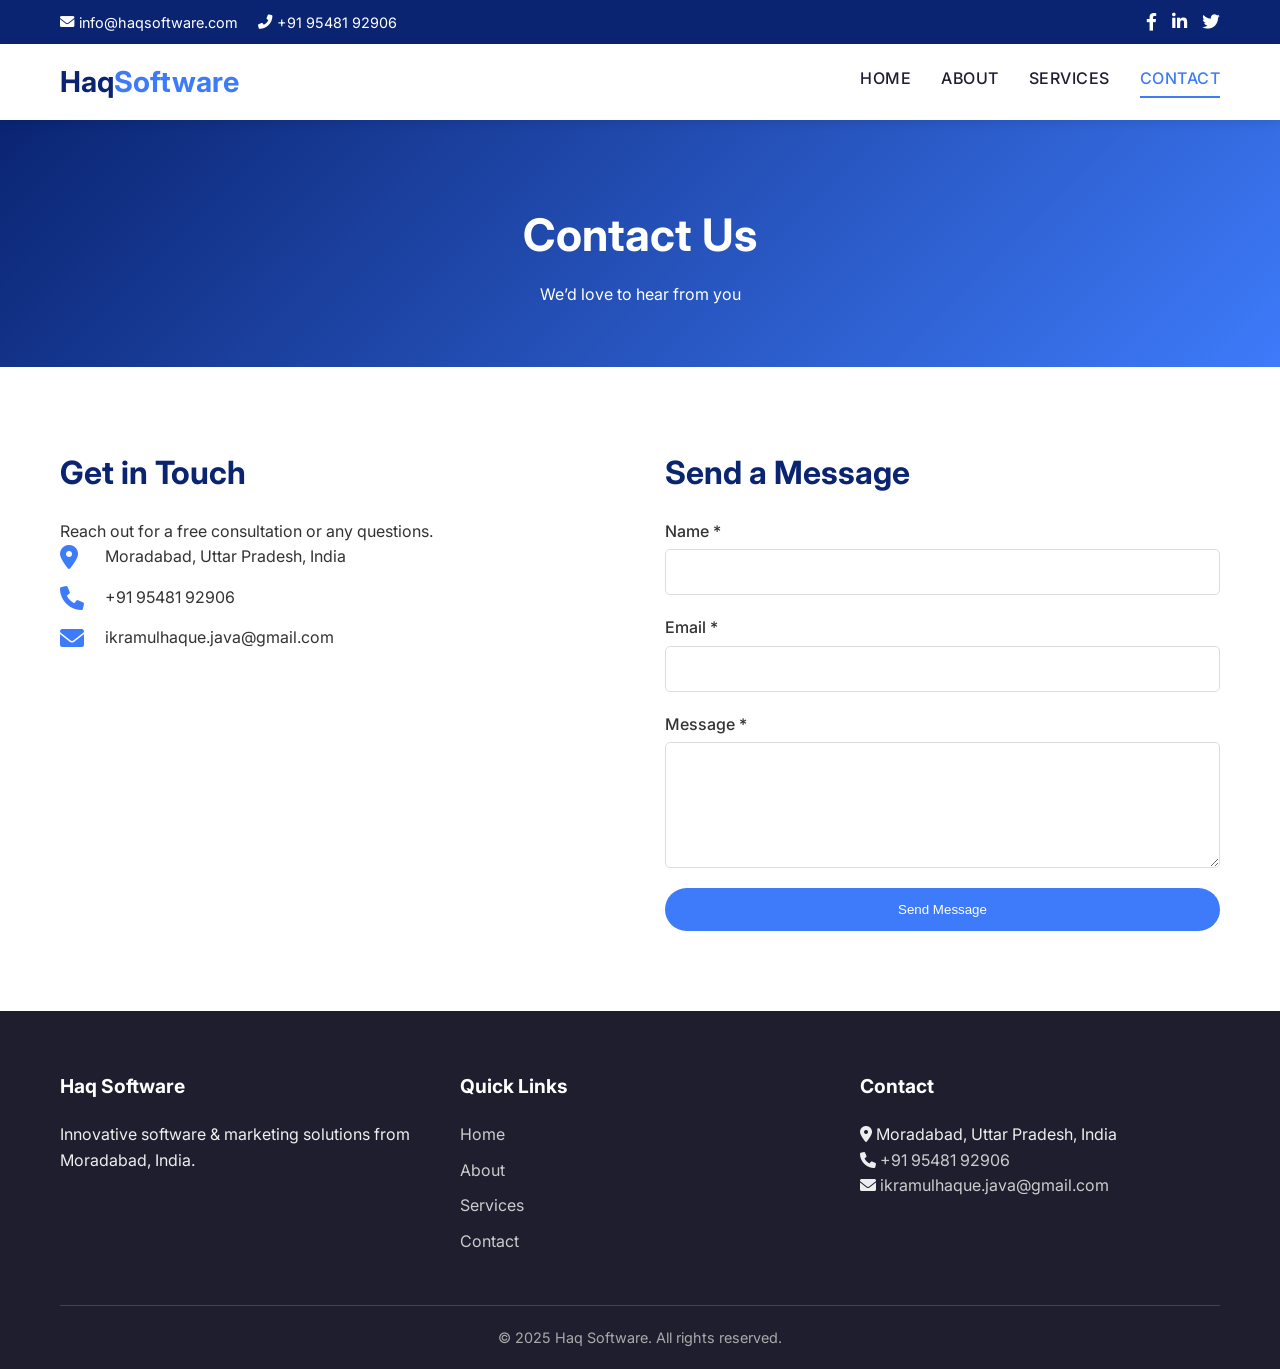
<file: contact.html>
<!DOCTYPE html>
<html lang="en">
<head>
    <meta charset="UTF-8">
    <meta name="viewport" content="width=device-width, initial-scale=1.0">
    <title>Contact Us - Haq Software | Get in Touch</title>
    <meta name="description" content="Contact Haq Software in Moradabad for software development, digital marketing, and SEO services. Call or email us today.">
    <link rel="stylesheet" href="style.css">
    <link rel="stylesheet" href="https://cdnjs.cloudflare.com/ajax/libs/font-awesome/6.0.0-beta3/css/all.min.css">
    <link href="https://fonts.googleapis.com/css2?family=Inter:wght@400;500;600;700&display=swap" rel="stylesheet">
    <link rel="canonical" href="https://www.haqsoftware.com/contact.html">
    <script src="anti-inspect.js" defer></script>
    <style>
        /* Modal styles */
        .modal {
            display: none;
            position: fixed;
            z-index: 1000;
            left: 0;
            top: 0;
            width: 100%;
            height: 100%;
            background-color: rgba(0,0,0,0.5);
            align-items: center;
            justify-content: center;
            animation: fadeIn 0.3s;
        }

        .modal-content {
            background-color: white;
            padding: 40px;
            border-radius: 10px;
            max-width: 400px;
            text-align: center;
            box-shadow: 0 5px 30px rgba(0,0,0,0.3);
            animation: slideUp 0.3s;
        }

        .modal-content i {
            font-size: 4rem;
            color: #28a745;
            margin-bottom: 20px;
        }

        .modal-content h3 {
            font-size: 1.8rem;
            margin-bottom: 10px;
            color: #0A2472;
        }

        .modal-content p {
            margin-bottom: 25px;
            color: #555;
        }

        .modal-content button {
            background-color: #3E7BFA;
            color: white;
            border: none;
            padding: 12px 30px;
            border-radius: 50px;
            font-size: 1rem;
            cursor: pointer;
            transition: background 0.3s;
        }

        .modal-content button:hover {
            background-color: #0A2472;
        }

        @keyframes fadeIn {
            from { opacity: 0; }
            to { opacity: 1; }
        }

        @keyframes slideUp {
            from { transform: translateY(50px); opacity: 0; }
            to { transform: translateY(0); opacity: 1; }
        }
    </style>
</head>
<body>
    <!-- Top Bar -->
    <div class="top-bar">
        <div class="container">
            <div class="top-bar-content">
                <div class="contact-info">
                    <a href="mailto:info@haqsoftware.com" class="contact-link"><i class="fas fa-envelope"></i> info@haqsoftware.com</a>
                    <a href="tel:+919548192906" class="contact-link"><i class="fas fa-phone-alt"></i> +91 95481 92906</a>
                </div>
                <div class="social-links">
                    <a href="https://facebook.com" target="_blank" aria-label="Facebook"><i class="fab fa-facebook-f"></i></a>
                    <a href="https://linkedin.com" target="_blank" aria-label="LinkedIn"><i class="fab fa-linkedin-in"></i></a>
                    <a href="https://twitter.com" target="_blank" aria-label="Twitter"><i class="fab fa-twitter"></i></a>
                </div>
            </div>
        </div>
    </div>

    <!-- Navigation -->
    <nav class="navbar">
        <div class="container">
            <div class="nav-content">
                <a href="index.html" class="logo">Haq<span>Software</span></a>
                <div class="nav-links" id="navLinks">
                    <a href="index.html" class="nav-link">HOME</a>
                    <a href="about.html" class="nav-link">ABOUT</a>
                    <a href="services.html" class="nav-link">SERVICES</a>
                    <a href="contact.html" class="nav-link active">CONTACT</a>
                </div>
                <button class="mobile-menu-btn" onclick="toggleMenu()">
                    <span></span>
                    <span></span>
                    <span></span>
                </button>
            </div>
        </div>
    </nav>

    <!-- Page Header -->
    <section class="page-header">
        <div class="container">
            <h1>Contact Us</h1>
            <p>We’d love to hear from you</p>
        </div>
    </section>

    <!-- Contact Section -->
    <section class="contact-section">
        <div class="container">
            <div class="contact-grid">
                <div class="contact-info-block">
                    <h2>Get in Touch</h2>
                    <p>Reach out for a free consultation or any questions.</p>
                    <div class="contact-detail">
                        <i class="fas fa-map-marker-alt"></i>
                        <span>Moradabad, Uttar Pradesh, India</span>
                    </div>
                    <div class="contact-detail">
                        <i class="fas fa-phone"></i>
                        <a href="tel:+919548192906">+91 95481 92906</a>
                    </div>
                    <div class="contact-detail">
                        <i class="fas fa-envelope"></i>
                        <a href="mailto:ikramulhaque.java@gmail.com">ikramulhaque.java@gmail.com</a>
                    </div>
                </div>
                <div class="contact-form-block">
                    <h2>Send a Message</h2>
                    <form id="contactForm">
                        <!-- FormSubmit will be used via fetch, so we don't include action/method -->
                        <input type="hidden" name="_subject" value="New inquiry from Haq Software website">
                        <input type="hidden" name="_captcha" value="false">
                        <!-- Honeypot to reduce spam (optional) -->
                        <input type="text" name="_honey" style="display:none">
                        
                        <div class="form-group">
                            <label for="name">Name *</label>
                            <input type="text" id="name" name="name" required>
                        </div>
                        <div class="form-group">
                            <label for="email">Email *</label>
                            <input type="email" id="email" name="email" required>
                        </div>
                        <div class="form-group">
                            <label for="message">Message *</label>
                            <textarea id="message" name="message" rows="5" required></textarea>
                        </div>
                        <button type="submit" class="btn btn-primary" id="submitBtn">Send Message</button>
                    </form>
                </div>
            </div>
        </div>
    </section>

    <!-- Modal Popup -->
    <div id="successModal" class="modal">
        <div class="modal-content">
            <i class="fas fa-check-circle"></i>
            <h3>Thank You!</h3>
            <p>Your message has been sent successfully. We'll get back to you soon.</p>
            <button onclick="closeModal()">Close</button>
        </div>
    </div>

    <!-- Footer -->
    <footer class="footer">
        <div class="container">
            <div class="footer-content">
                <div class="footer-section">
                    <h3>Haq Software</h3>
                    <p>Innovative software & marketing solutions from Moradabad, India.</p>
                </div>
                <div class="footer-section">
                    <h3>Quick Links</h3>
                    <ul>
                        <li><a href="index.html">Home</a></li>
                        <li><a href="about.html">About</a></li>
                        <li><a href="services.html">Services</a></li>
                        <li><a href="contact.html">Contact</a></li>
                    </ul>
                </div>
                <div class="footer-section">
                    <h3>Contact</h3>
                    <p><i class="fas fa-map-marker-alt"></i> Moradabad, Uttar Pradesh, India</p>
                    <p><i class="fas fa-phone"></i> <a href="tel:+919548192906">+91 95481 92906</a></p>
                    <p><i class="fas fa-envelope"></i> <a href="mailto:ikramulhaque.java@gmail.com">ikramulhaque.java@gmail.com</a></p>
                </div>
            </div>
            <div class="footer-bottom">
                <p>&copy; 2025 Haq Software. All rights reserved.</p>
            </div>
        </div>
    </footer>

    <script>
        // Mobile menu toggle
        function toggleMenu() {
            document.getElementById('navLinks').classList.toggle('active');
        }
        document.addEventListener('click', function(event) {
            const nav = document.getElementById('navLinks');
            const btn = document.querySelector('.mobile-menu-btn');
            if (nav && btn && !nav.contains(event.target) && !btn.contains(event.target)) {
                nav.classList.remove('active');
            }
        });

        // Modal functions
        function showModal() {
            document.getElementById('successModal').style.display = 'flex';
        }
        function closeModal() {
            document.getElementById('successModal').style.display = 'none';
        }

        // Handle form submission with fetch
        document.getElementById('contactForm').addEventListener('submit', async function(e) {
            e.preventDefault(); // Prevent default page reload

            const form = e.target;
            const formData = new FormData(form);
            const submitBtn = document.getElementById('submitBtn');
            const originalText = submitBtn.innerText;

            // Disable button to prevent double submission
            submitBtn.disabled = true;
            submitBtn.innerText = 'Sending...';

            try {
                const response = await fetch('https://formsubmit.co/ajax/ikramulhaque.java@gmail.com', {
                    method: 'POST',
                    body: formData
                });

                if (response.ok) {
                    // Success: show modal and reset form
                    showModal();
                    form.reset();
                } else {
                    alert('Something went wrong. Please try again later.');
                }
            } catch (error) {
                alert('Network error. Please check your connection.');
            } finally {
                submitBtn.disabled = false;
                submitBtn.innerText = originalText;
            }
        });

        // Close modal when clicking outside of it
        window.onclick = function(event) {
            const modal = document.getElementById('successModal');
            if (event.target === modal) {
                modal.style.display = 'none';
            }
        }
    </script>
</body>
</html>
</file>
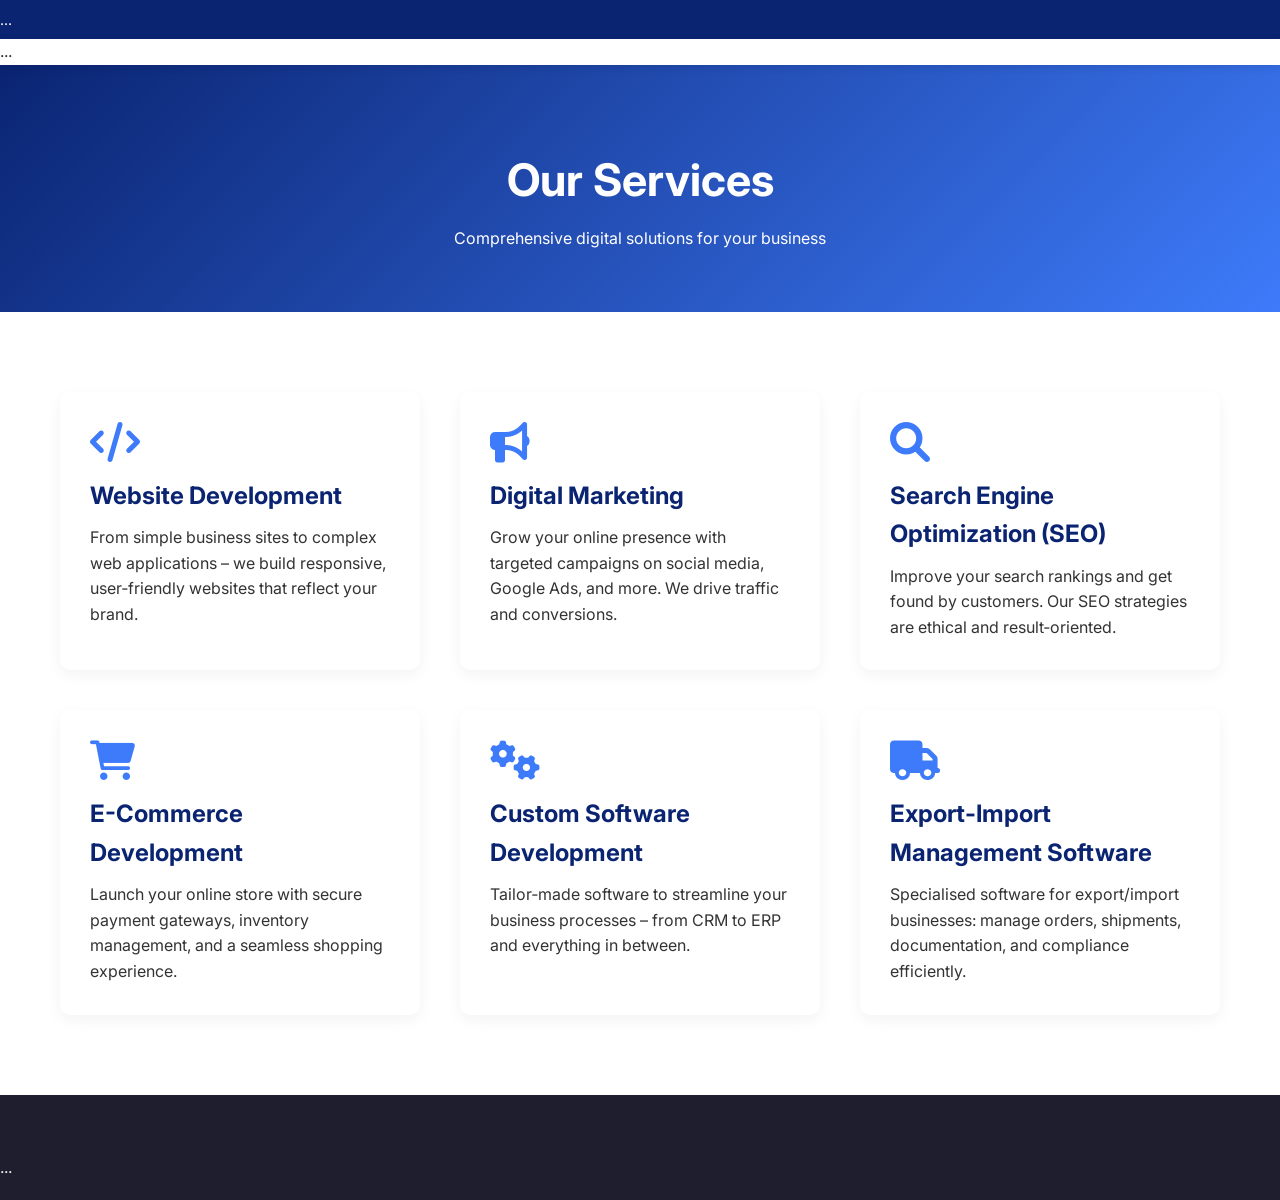
<file: service.html>
<!DOCTYPE html>
<html lang="en">
<head>
    <meta charset="UTF-8">
    <meta name="viewport" content="width=device-width, initial-scale=1.0">
    <title>Services - Haq Software | Web Dev, SEO, Marketing, Software</title>
    <meta name="description" content="Explore Haq Software's services: website development, digital marketing, SEO, e-commerce, custom software, and export-import management software.">
    <link rel="stylesheet" href="style.css">
    <link rel="stylesheet" href="https://cdnjs.cloudflare.com/ajax/libs/font-awesome/6.0.0-beta3/css/all.min.css">
    <link href="https://fonts.googleapis.com/css2?family=Inter:wght@400;500;600;700&display=swap" rel="stylesheet">
    <link rel="canonical" href="https://www.haqsoftware.com/services.html">
    <script src="anti-inspect.js" defer></script>
</head>
<body>
    <!-- Top Bar & Nav (copy from about) -->
    <div class="top-bar">...</div>
    <nav class="navbar">...</nav>

    <section class="page-header">
        <div class="container">
            <h1>Our Services</h1>
            <p>Comprehensive digital solutions for your business</p>
        </div>
    </section>

    <section class="services-full">
        <div class="container">
            <div class="services-list">
                <div class="service-item">
                    <i class="fas fa-code"></i>
                    <h3>Website Development</h3>
                    <p>From simple business sites to complex web applications – we build responsive, user‑friendly websites that reflect your brand.</p>
                </div>
                <div class="service-item">
                    <i class="fas fa-bullhorn"></i>
                    <h3>Digital Marketing</h3>
                    <p>Grow your online presence with targeted campaigns on social media, Google Ads, and more. We drive traffic and conversions.</p>
                </div>
                <div class="service-item">
                    <i class="fas fa-search"></i>
                    <h3>Search Engine Optimization (SEO)</h3>
                    <p>Improve your search rankings and get found by customers. Our SEO strategies are ethical and result‑oriented.</p>
                </div>
                <div class="service-item">
                    <i class="fas fa-shopping-cart"></i>
                    <h3>E-Commerce Development</h3>
                    <p>Launch your online store with secure payment gateways, inventory management, and a seamless shopping experience.</p>
                </div>
                <div class="service-item">
                    <i class="fas fa-cogs"></i>
                    <h3>Custom Software Development</h3>
                    <p>Tailor‑made software to streamline your business processes – from CRM to ERP and everything in between.</p>
                </div>
                <div class="service-item">
                    <i class="fas fa-truck"></i>
                    <h3>Export-Import Management Software</h3>
                    <p>Specialised software for export/import businesses: manage orders, shipments, documentation, and compliance efficiently.</p>
                </div>
            </div>
        </div>
    </section>

    <!-- Footer -->
    <footer class="footer">...</footer>
    <script>...</script>
</body>
</html>
</file>
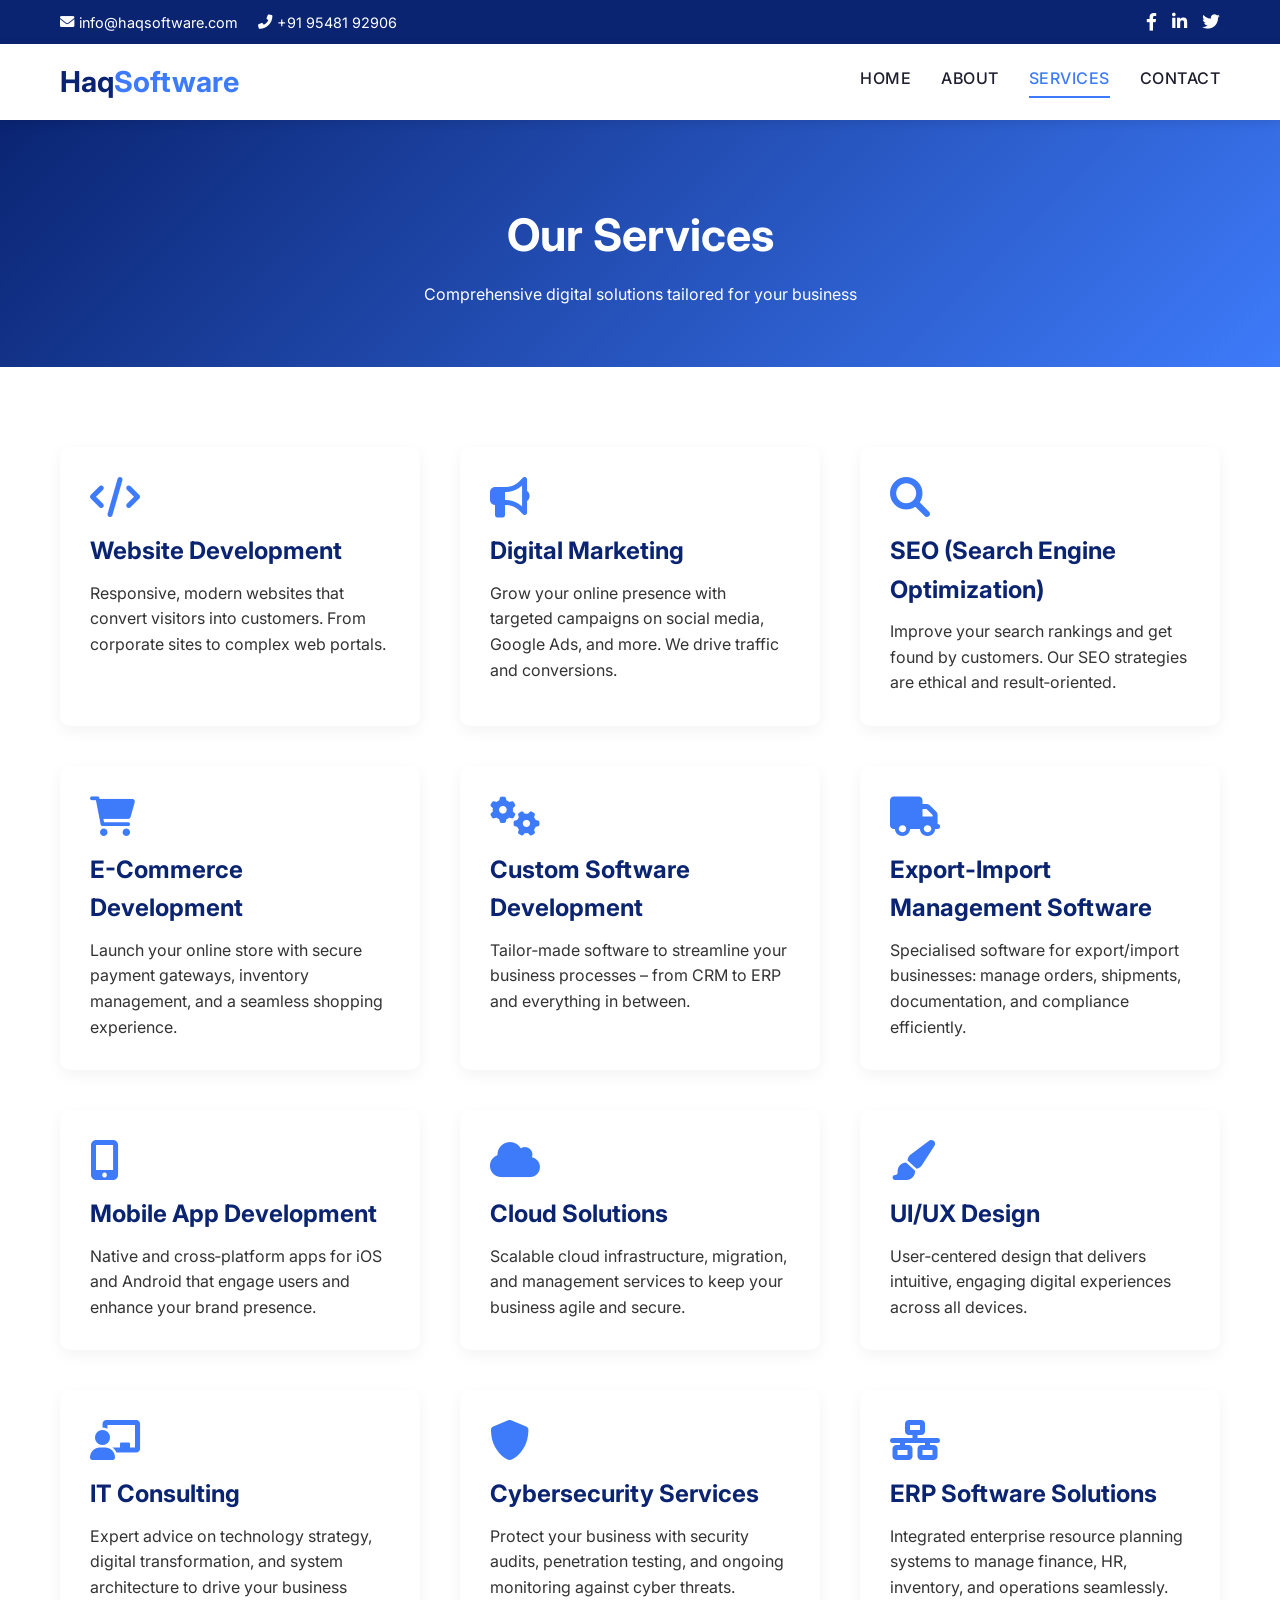
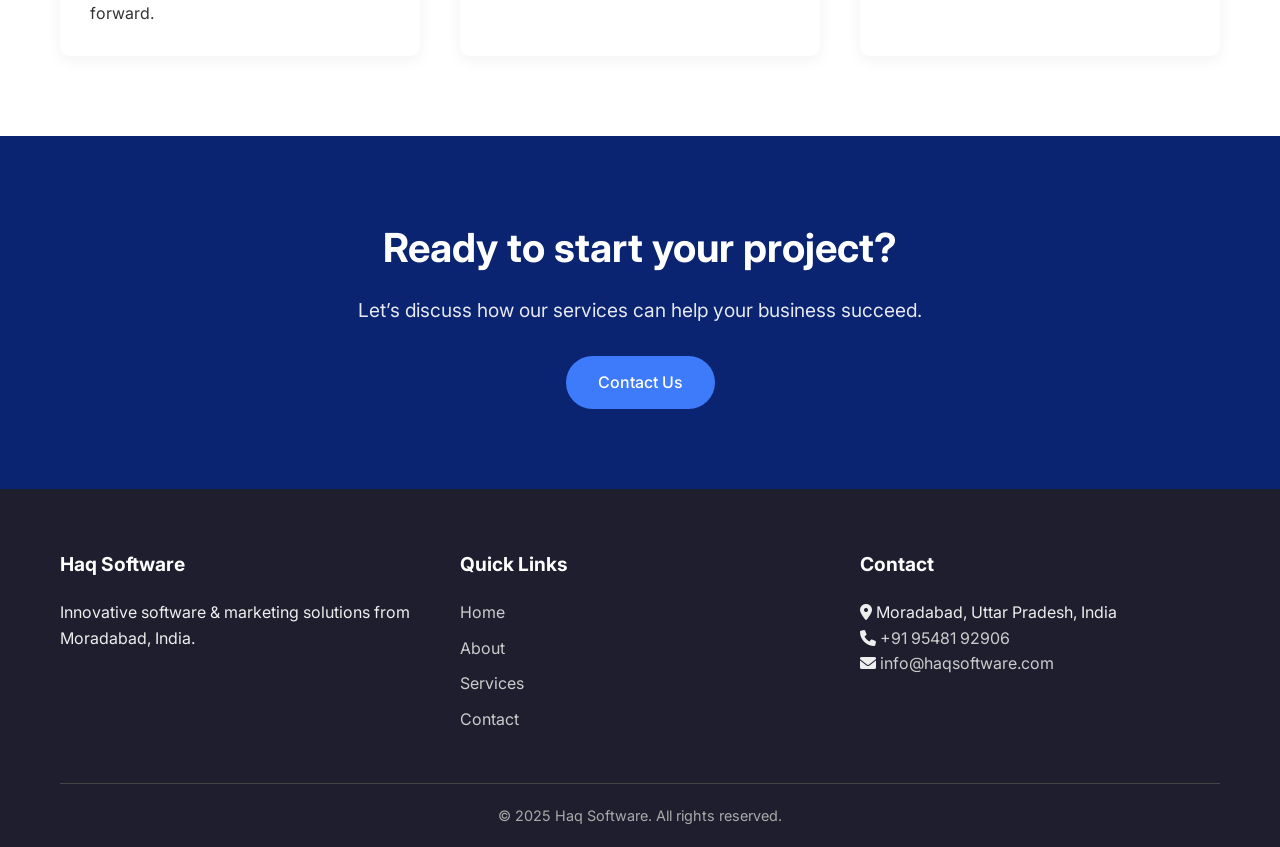
<file: services.html>
<!DOCTYPE html>
<html lang="en">
<head>
    <meta charset="UTF-8">
    <meta name="viewport" content="width=device-width, initial-scale=1.0">
    <title>Services - Haq Software | Web, Mobile, Cloud & More</title>
    <meta name="description" content="Explore Haq Software's wide range of services: website development, mobile apps, digital marketing, SEO, e-commerce, custom software, export-import software, cloud solutions, UI/UX design, IT consulting, cybersecurity, and ERP solutions.">
    <meta name="keywords" content="software services Moradabad, web development, mobile app development, digital marketing, SEO, cloud solutions, UI UX design, IT consulting, cybersecurity, ERP software">
    <meta name="author" content="Haq Software">
    <meta name="geo.region" content="IN-UP">
    <meta name="geo.placename" content="Moradabad">
    <!-- Open Graph -->
    <meta property="og:title" content="Haq Software - Comprehensive Digital Services">
    <meta property="og:description" content="From web development to cybersecurity, we offer end-to-end software and marketing solutions.">
    <meta property="og:type" content="website">
    <meta property="og:url" content="https://www.haqsoftware.com/services.html">
    <meta property="og:image" content="https://via.placeholder.com/1200x630.png?text=Haq+Software+Services">
    <!-- Canonical -->
    <link rel="canonical" href="https://www.haqsoftware.com/services.html">
    <!-- Font Awesome -->
    <link rel="stylesheet" href="https://cdnjs.cloudflare.com/ajax/libs/font-awesome/6.0.0-beta3/css/all.min.css">
    <!-- Google Fonts -->
    <link rel="preconnect" href="https://fonts.googleapis.com">
    <link rel="preconnect" href="https://fonts.gstatic.com" crossorigin>
    <link href="https://fonts.googleapis.com/css2?family=Inter:wght@400;500;600;700&display=swap" rel="stylesheet">
    <!-- Custom CSS -->
    <link rel="stylesheet" href="style.css">
    <!-- Anti-inspect (optional) -->
    <script src="anti-inspect.js" defer></script>
</head>
<body>
    <!-- Top Bar -->
    <div class="top-bar">
        <div class="container">
            <div class="top-bar-content">
                <div class="contact-info">
                    <a href="mailto:info@haqsoftware.com" class="contact-link"><i class="fas fa-envelope"></i> info@haqsoftware.com</a>
                    <a href="tel:+919548192906" class="contact-link"><i class="fas fa-phone-alt"></i> +91 95481 92906</a>
                </div>
                <div class="social-links">
                    <a href="https://facebook.com" target="_blank" aria-label="Facebook"><i class="fab fa-facebook-f"></i></a>
                    <a href="https://linkedin.com" target="_blank" aria-label="LinkedIn"><i class="fab fa-linkedin-in"></i></a>
                    <a href="https://twitter.com" target="_blank" aria-label="Twitter"><i class="fab fa-twitter"></i></a>
                </div>
            </div>
        </div>
    </div>

    <!-- Navigation -->
    <nav class="navbar">
        <div class="container">
            <div class="nav-content">
                <a href="index.html" class="logo">Haq<span>Software</span></a>
                <div class="nav-links" id="navLinks">
                    <a href="index.html" class="nav-link">HOME</a>
                    <a href="about.html" class="nav-link">ABOUT</a>
                    <a href="services.html" class="nav-link active">SERVICES</a>
                    <a href="contact.html" class="nav-link">CONTACT</a>
                </div>
                <button class="mobile-menu-btn" onclick="toggleMenu()">
                    <span></span>
                    <span></span>
                    <span></span>
                </button>
            </div>
        </div>
    </nav>

    <!-- Page Header -->
    <section class="page-header">
        <div class="container">
            <h1>Our Services</h1>
            <p>Comprehensive digital solutions tailored for your business</p>
        </div>
    </section>

    <!-- Services Full List -->
    <section class="services-full">
        <div class="container">
            <div class="services-list">
                <!-- 1. Website Development -->
                <div class="service-item">
                    <i class="fas fa-code"></i>
                    <h3>Website Development</h3>
                    <p>Responsive, modern websites that convert visitors into customers. From corporate sites to complex web portals.</p>
                </div>
                <!-- 2. Digital Marketing -->
                <div class="service-item">
                    <i class="fas fa-bullhorn"></i>
                    <h3>Digital Marketing</h3>
                    <p>Grow your online presence with targeted campaigns on social media, Google Ads, and more. We drive traffic and conversions.</p>
                </div>
                <!-- 3. SEO (Search Engine Optimization) -->
                <div class="service-item">
                    <i class="fas fa-search"></i>
                    <h3>SEO (Search Engine Optimization)</h3>
                    <p>Improve your search rankings and get found by customers. Our SEO strategies are ethical and result‑oriented.</p>
                </div>
                <!-- 4. E-Commerce Development -->
                <div class="service-item">
                    <i class="fas fa-shopping-cart"></i>
                    <h3>E-Commerce Development</h3>
                    <p>Launch your online store with secure payment gateways, inventory management, and a seamless shopping experience.</p>
                </div>
                <!-- 5. Custom Software Development -->
                <div class="service-item">
                    <i class="fas fa-cogs"></i>
                    <h3>Custom Software Development</h3>
                    <p>Tailor‑made software to streamline your business processes – from CRM to ERP and everything in between.</p>
                </div>
                <!-- 6. Export-Import Management Software -->
                <div class="service-item">
                    <i class="fas fa-truck"></i>
                    <h3>Export-Import Management Software</h3>
                    <p>Specialised software for export/import businesses: manage orders, shipments, documentation, and compliance efficiently.</p>
                </div>
                <!-- 7. Mobile App Development -->
                <div class="service-item">
                    <i class="fas fa-mobile-alt"></i>
                    <h3>Mobile App Development</h3>
                    <p>Native and cross‑platform apps for iOS and Android that engage users and enhance your brand presence.</p>
                </div>
                <!-- 8. Cloud Solutions -->
                <div class="service-item">
                    <i class="fas fa-cloud"></i>
                    <h3>Cloud Solutions</h3>
                    <p>Scalable cloud infrastructure, migration, and management services to keep your business agile and secure.</p>
                </div>
                <!-- 9. UI/UX Design -->
                <div class="service-item">
                    <i class="fas fa-paint-brush"></i>
                    <h3>UI/UX Design</h3>
                    <p>User‑centered design that delivers intuitive, engaging digital experiences across all devices.</p>
                </div>
                <!-- 10. IT Consulting -->
                <div class="service-item">
                    <i class="fas fa-chalkboard-teacher"></i>
                    <h3>IT Consulting</h3>
                    <p>Expert advice on technology strategy, digital transformation, and system architecture to drive your business forward.</p>
                </div>
                <!-- 11. Cybersecurity Services -->
                <div class="service-item">
                    <i class="fas fa-shield-alt"></i>
                    <h3>Cybersecurity Services</h3>
                    <p>Protect your business with security audits, penetration testing, and ongoing monitoring against cyber threats.</p>
                </div>
                <!-- 12. ERP Software Solutions -->
                <div class="service-item">
                    <i class="fas fa-network-wired"></i>
                    <h3>ERP Software Solutions</h3>
                    <p>Integrated enterprise resource planning systems to manage finance, HR, inventory, and operations seamlessly.</p>
                </div>
            </div>
        </div>
    </section>

    <!-- Call to Action -->
    <section class="cta">
        <div class="container">
            <h2>Ready to start your project?</h2>
            <p>Let’s discuss how our services can help your business succeed.</p>
            <a href="contact.html" class="btn btn-primary">Contact Us</a>
        </div>
    </section>

    <!-- Footer -->
    <footer class="footer">
        <div class="container">
            <div class="footer-content">
                <div class="footer-section">
                    <h3>Haq Software</h3>
                    <p>Innovative software & marketing solutions from Moradabad, India.</p>
                </div>
                <div class="footer-section">
                    <h3>Quick Links</h3>
                    <ul>
                        <li><a href="index.html">Home</a></li>
                        <li><a href="about.html">About</a></li>
                        <li><a href="services.html">Services</a></li>
                        <li><a href="contact.html">Contact</a></li>
                    </ul>
                </div>
                <div class="footer-section">
                    <h3>Contact</h3>
                    <p><i class="fas fa-map-marker-alt"></i> Moradabad, Uttar Pradesh, India</p>
                    <p><i class="fas fa-phone"></i> <a href="tel:+919548192906">+91 95481 92906</a></p>
                    <p><i class="fas fa-envelope"></i> <a href="mailto:info@haqsoftware.com">info@haqsoftware.com</a></p>
                </div>
            </div>
            <div class="footer-bottom">
                <p>&copy; 2025 Haq Software. All rights reserved.</p>
            </div>
        </div>
    </footer>

    <script>
        // Mobile menu toggle
        function toggleMenu() {
            document.getElementById('navLinks').classList.toggle('active');
        }
        // Close menu when clicking outside
        document.addEventListener('click', function(event) {
            const nav = document.getElementById('navLinks');
            const btn = document.querySelector('.mobile-menu-btn');
            if (nav && btn && !nav.contains(event.target) && !btn.contains(event.target)) {
                nav.classList.remove('active');
            }
        });
    </script>
</body>
</html>
</file>
<file: style.css>
/* ============================================
   Haq Software - Modern Tech Styles
   Colors: Dark Blue #0A2472, Light Blue #3E7BFA
   ============================================ */

* {
    margin: 0;
    padding: 0;
    box-sizing: border-box;
}

:root {
    --primary: #0A2472;
    --primary-light: #3E7BFA;
    --accent: #FFD700;
    --dark: #1E1E2F;
    --light: #F4F7FC;
    --text: #333;
    --white: #FFFFFF;
}

body {
    font-family: 'Inter', sans-serif;
    line-height: 1.6;
    color: var(--text);
    background-color: var(--white);
}

.container {
    max-width: 1200px;
    margin: 0 auto;
    padding: 0 20px;
}

/* Top Bar */
.top-bar {
    background-color: var(--primary);
    color: white;
    padding: 8px 0;
    font-size: 0.9rem;
}

.top-bar-content {
    display: flex;
    justify-content: space-between;
    align-items: center;
    flex-wrap: wrap;
    gap: 15px;
}

.contact-info {
    display: flex;
    gap: 20px;
    flex-wrap: wrap;
}

.contact-link {
    color: white;
    text-decoration: none;
    display: flex;
    align-items: center;
    gap: 5px;
    transition: opacity 0.3s;
}

.contact-link:hover {
    opacity: 0.8;
}

.social-links {
    display: flex;
    gap: 15px;
}

.social-links a {
    color: white;
    font-size: 1.1rem;
    transition: color 0.3s;
}

.social-links a:hover {
    color: var(--accent);
}

/* Navigation */
.navbar {
    background: white;
    box-shadow: 0 2px 10px rgba(0,0,0,0.1);
    position: sticky;
    top: 0;
    z-index: 100;
}

.nav-content {
    display: flex;
    justify-content: space-between;
    align-items: center;
    padding: 15px 0;
}

.logo {
    font-size: 1.8rem;
    font-weight: 700;
    color: var(--primary);
    text-decoration: none;
}

.logo span {
    color: var(--primary-light);
}

.nav-links {
    display: flex;
    gap: 30px;
}

.nav-link {
    text-decoration: none;
    color: var(--dark);
    font-weight: 500;
    transition: color 0.3s;
    font-size: 1rem;
    letter-spacing: 0.5px;
}

.nav-link:hover, .nav-link.active {
    color: var(--primary-light);
}

.nav-link.active {
    border-bottom: 2px solid var(--primary-light);
    padding-bottom: 5px;
}

.mobile-menu-btn {
    display: none;
    flex-direction: column;
    gap: 5px;
    background: none;
    border: none;
    cursor: pointer;
}

.mobile-menu-btn span {
    width: 25px;
    height: 3px;
    background-color: var(--primary);
    transition: 0.3s;
}

/* Buttons */
.btn {
    display: inline-block;
    padding: 12px 30px;
    border-radius: 50px;
    text-decoration: none;
    font-weight: 500;
    transition: all 0.3s;
    border: 2px solid transparent;
}

.btn-primary {
    background-color: var(--primary-light);
    color: white;
}

.btn-primary:hover {
    background-color: var(--primary);
    transform: translateY(-2px);
    box-shadow: 0 5px 15px rgba(62,123,250,0.3);
}

.btn-secondary {
    background-color: var(--primary);
    color: white;
}

.btn-secondary:hover {
    background-color: var(--primary-light);
}

.btn-outline {
    border-color: var(--primary-light);
    color: var(--primary-light);
    margin-left: 15px;
}

.btn-outline:hover {
    background-color: var(--primary-light);
    color: white;
}

/* Hero Section */
.hero {
    background: linear-gradient(135deg, #0A2472 0%, #3E7BFA 100%);
    color: white;
    padding: 120px 0;
    text-align: center;
}

.hero-content h1 {
    font-size: 3rem;
    margin-bottom: 20px;
    line-height: 1.2;
}

.hero-content p {
    font-size: 1.2rem;
    margin-bottom: 30px;
    opacity: 0.9;
}

/* Section Headers */
.section-header {
    text-align: center;
    margin-bottom: 50px;
}

.section-header h2 {
    font-size: 2.5rem;
    color: var(--primary);
    margin-bottom: 10px;
}

.section-header p {
    color: #666;
    font-size: 1.1rem;
}

/* Services Grid (Home) */
.services-highlight {
    padding: 80px 0;
    background: var(--light);
}

.services-grid {
    display: grid;
    grid-template-columns: repeat(auto-fit, minmax(300px, 1fr));
    gap: 30px;
}

.service-card {
    background: white;
    padding: 30px;
    border-radius: 10px;
    text-align: center;
    box-shadow: 0 5px 15px rgba(0,0,0,0.05);
    transition: transform 0.3s;
}

.service-card:hover {
    transform: translateY(-5px);
}

.service-card i {
    font-size: 2.5rem;
    color: var(--primary-light);
    margin-bottom: 15px;
}

.service-card h3 {
    font-size: 1.3rem;
    margin-bottom: 10px;
    color: var(--primary);
}

/* About Teaser */
.about-teaser {
    padding: 80px 0;
}

.teaser-grid {
    display: grid;
    grid-template-columns: 1fr 1fr;
    gap: 50px;
    align-items: center;
}

.teaser-text h2 {
    font-size: 2rem;
    color: var(--primary);
    margin-bottom: 20px;
}

.teaser-text p {
    margin-bottom: 30px;
    color: #555;
}

.teaser-image img {
    width: 100%;
    border-radius: 10px;
    box-shadow: 0 10px 30px rgba(0,0,0,0.1);
}

/* CTA Section */
.cta {
    background: var(--primary);
    color: white;
    padding: 80px 0;
    text-align: center;
}

.cta h2 {
    font-size: 2.5rem;
    margin-bottom: 15px;
}

.cta p {
    font-size: 1.2rem;
    margin-bottom: 30px;
    opacity: 0.9;
}

/* Page Header */
.page-header {
    background: linear-gradient(135deg, #0A2472 0%, #3E7BFA 100%);
    color: white;
    padding: 80px 0 60px;
    text-align: center;
}

.page-header h1 {
    font-size: 2.8rem;
    margin-bottom: 10px;
}

/* About Page */
.about-content {
    padding: 80px 0;
}

.about-grid {
    display: grid;
    grid-template-columns: 1fr 1fr;
    gap: 50px;
    align-items: center;
}

.about-text h2 {
    font-size: 2rem;
    color: var(--primary);
    margin-bottom: 20px;
}

.about-text p {
    margin-bottom: 15px;
    line-height: 1.8;
}

.about-image img {
    width: 100%;
    border-radius: 10px;
}

/* Why Choose Us (About) */
.why-choose {
    background: var(--light);
    padding: 80px 0;
    text-align: center;
}

.why-choose .section-title {
    font-size: 2rem;
    color: var(--primary);
    margin-bottom: 40px;
}

.features-grid {
    display: grid;
    grid-template-columns: repeat(auto-fit, minmax(200px, 1fr));
    gap: 30px;
}

.feature i {
    font-size: 2rem;
    color: var(--primary-light);
    margin-bottom: 10px;
}

/* Services Full Page */
.services-full {
    padding: 80px 0;
}

.services-list {
    display: grid;
    grid-template-columns: repeat(auto-fit, minmax(350px, 1fr));
    gap: 40px;
}

.service-item {
    padding: 30px;
    border-radius: 10px;
    background: white;
    box-shadow: 0 5px 15px rgba(0,0,0,0.05);
}

.service-item i {
    font-size: 2.5rem;
    color: var(--primary-light);
    margin-bottom: 15px;
}

.service-item h3 {
    font-size: 1.5rem;
    color: var(--primary);
    margin-bottom: 10px;
}

/* Contact Page */
.contact-section {
    padding: 80px 0;
}

.contact-grid {
    display: grid;
    grid-template-columns: 1fr 1fr;
    gap: 50px;
}

.contact-info-block h2, .contact-form-block h2 {
    font-size: 2rem;
    color: var(--primary);
    margin-bottom: 20px;
}

.contact-detail {
    display: flex;
    align-items: center;
    gap: 15px;
    margin-bottom: 15px;
}

.contact-detail i {
    font-size: 1.5rem;
    color: var(--primary-light);
    width: 30px;
}

.contact-detail a {
    color: var(--text);
    text-decoration: none;
}

.contact-detail a:hover {
    color: var(--primary-light);
}

.contact-form-block form {
    display: flex;
    flex-direction: column;
    gap: 20px;
}

.form-group {
    display: flex;
    flex-direction: column;
}

.form-group label {
    margin-bottom: 5px;
    font-weight: 500;
}

.form-group input, .form-group textarea {
    padding: 12px;
    border: 1px solid #ddd;
    border-radius: 5px;
    font-family: inherit;
    font-size: 1rem;
    transition: border 0.3s;
}

.form-group input:focus, .form-group textarea:focus {
    outline: none;
    border-color: var(--primary-light);
}

/* Footer */
.footer {
    background: var(--dark);
    color: #eee;
    padding: 60px 0 20px;
}

.footer-content {
    display: grid;
    grid-template-columns: repeat(auto-fit, minmax(250px, 1fr));
    gap: 40px;
    margin-bottom: 40px;
}

.footer-section h3 {
    color: white;
    margin-bottom: 20px;
    font-size: 1.2rem;
}

.footer-section ul {
    list-style: none;
}

.footer-section ul li {
    margin-bottom: 10px;
}

.footer-section a {
    color: #ccc;
    text-decoration: none;
    transition: color 0.3s;
}

.footer-section a:hover {
    color: var(--accent);
}

.footer-bottom {
    text-align: center;
    padding-top: 20px;
    border-top: 1px solid #444;
    font-size: 0.9rem;
    color: #aaa;
}

/* Responsive */
@media (max-width: 768px) {
    .nav-links {
        display: none;
        position: absolute;
        top: 100%;
        left: 0;
        right: 0;
        background: white;
        flex-direction: column;
        padding: 20px;
        box-shadow: 0 5px 10px rgba(0,0,0,0.1);
    }
    .nav-links.active {
        display: flex;
    }
    .mobile-menu-btn {
        display: flex;
    }
    .hero-content h1 {
        font-size: 2rem;
    }
    .teaser-grid, .about-grid, .contact-grid {
        grid-template-columns: 1fr;
    }
    .btn-outline {
        margin-left: 0;
        margin-top: 15px;
    }
}
</file>
